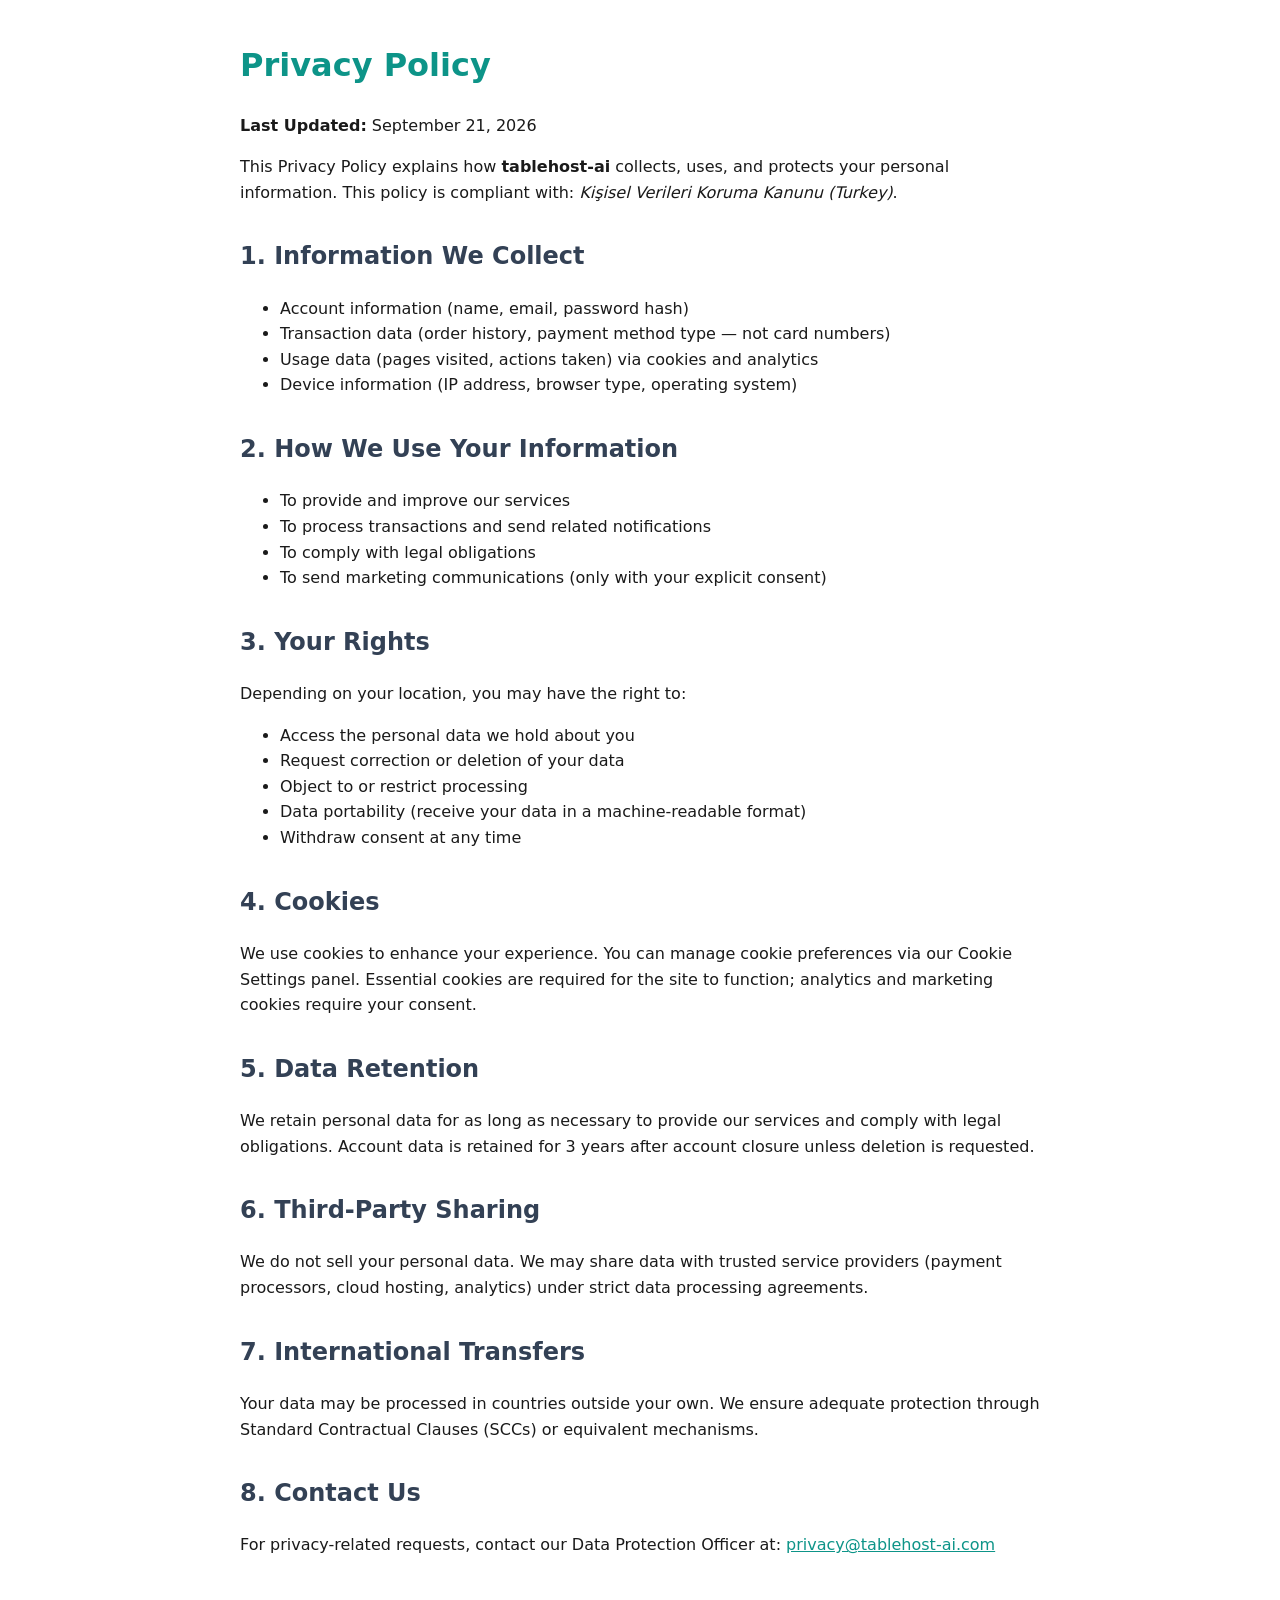
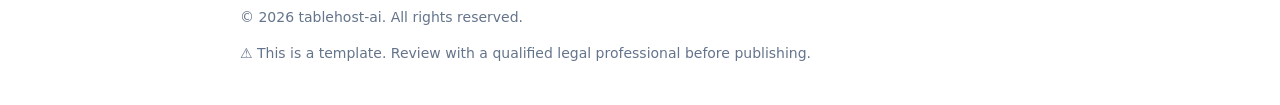
<file: privacy-policy.html>
<!doctype html>
<html lang="en">
  <head>
    <meta charset="UTF-8" />
    <meta name="viewport" content="width=device-width, initial-scale=1.0" />
    <title>Privacy Policy — tablehost-ai</title>
    <style>
      body {
        font-family: system-ui, sans-serif;
        max-width: 800px;
        margin: 40px auto;
        padding: 0 20px;
        line-height: 1.6;
        color: #1a1a1a;
      }
      h1 {
        color: #0d9488;
      }
      h2 {
        color: #334155;
        margin-top: 2rem;
      }
      a {
        color: #0d9488;
      }
      footer {
        margin-top: 3rem;
        color: #64748b;
        font-size: 0.875rem;
      }
    </style>
  </head>
  <body>
    <h1>Privacy Policy</h1>
    <p><strong>Last Updated:</strong> September 21, 2026</p>
    <p>
      This Privacy Policy explains how <strong>tablehost-ai</strong> collects, uses, and protects
      your personal information. This policy is compliant with:
      <em>Kişisel Verileri Koruma Kanunu (Turkey)</em>.
    </p>

    <h2>1. Information We Collect</h2>
    <ul>
      <li>Account information (name, email, password hash)</li>
      <li>Transaction data (order history, payment method type — not card numbers)</li>
      <li>Usage data (pages visited, actions taken) via cookies and analytics</li>
      <li>Device information (IP address, browser type, operating system)</li>
    </ul>

    <h2>2. How We Use Your Information</h2>
    <ul>
      <li>To provide and improve our services</li>
      <li>To process transactions and send related notifications</li>
      <li>To comply with legal obligations</li>
      <li>To send marketing communications (only with your explicit consent)</li>
    </ul>

    <h2>3. Your Rights</h2>
    <p>Depending on your location, you may have the right to:</p>
    <ul>
      <li>Access the personal data we hold about you</li>
      <li>Request correction or deletion of your data</li>
      <li>Object to or restrict processing</li>
      <li>Data portability (receive your data in a machine-readable format)</li>
      <li>Withdraw consent at any time</li>
    </ul>

    <h2>4. Cookies</h2>
    <p>
      We use cookies to enhance your experience. You can manage cookie preferences via our Cookie
      Settings panel. Essential cookies are required for the site to function; analytics and
      marketing cookies require your consent.
    </p>

    <h2>5. Data Retention</h2>
    <p>
      We retain personal data for as long as necessary to provide our services and comply with legal
      obligations. Account data is retained for 3 years after account closure unless deletion is
      requested.
    </p>

    <h2>6. Third-Party Sharing</h2>
    <p>
      We do not sell your personal data. We may share data with trusted service providers (payment
      processors, cloud hosting, analytics) under strict data processing agreements.
    </p>

    <h2>7. International Transfers</h2>
    <p>
      Your data may be processed in countries outside your own. We ensure adequate protection
      through Standard Contractual Clauses (SCCs) or equivalent mechanisms.
    </p>

    <h2>8. Contact Us</h2>
    <p>
      For privacy-related requests, contact our Data Protection Officer at:
      <a href="mailto:privacy@tablehost-ai.com"> privacy@tablehost-ai.com </a>
    </p>

    <footer>
      <p>© 2026 tablehost-ai. All rights reserved.</p>
      <p>⚠️ This is a template. Review with a qualified legal professional before publishing.</p>
    </footer>
  </body>
</html>
</file>
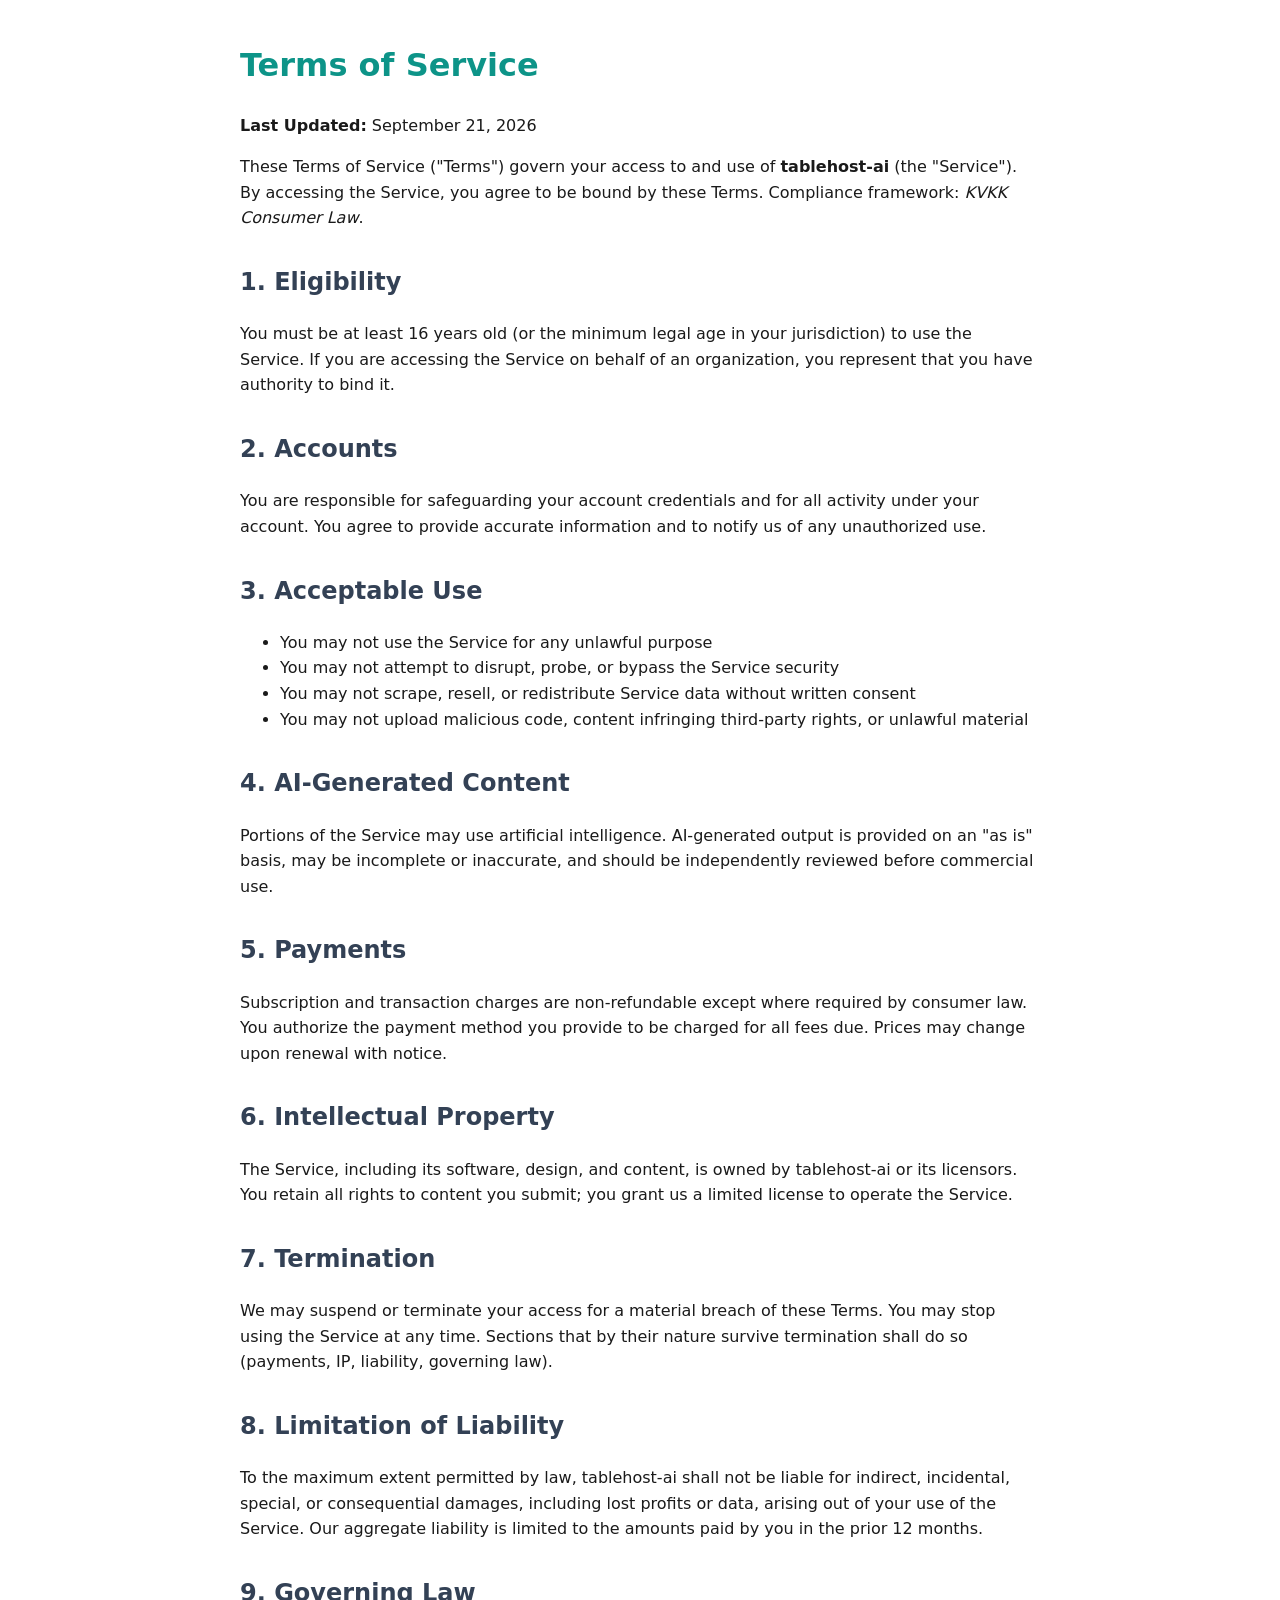
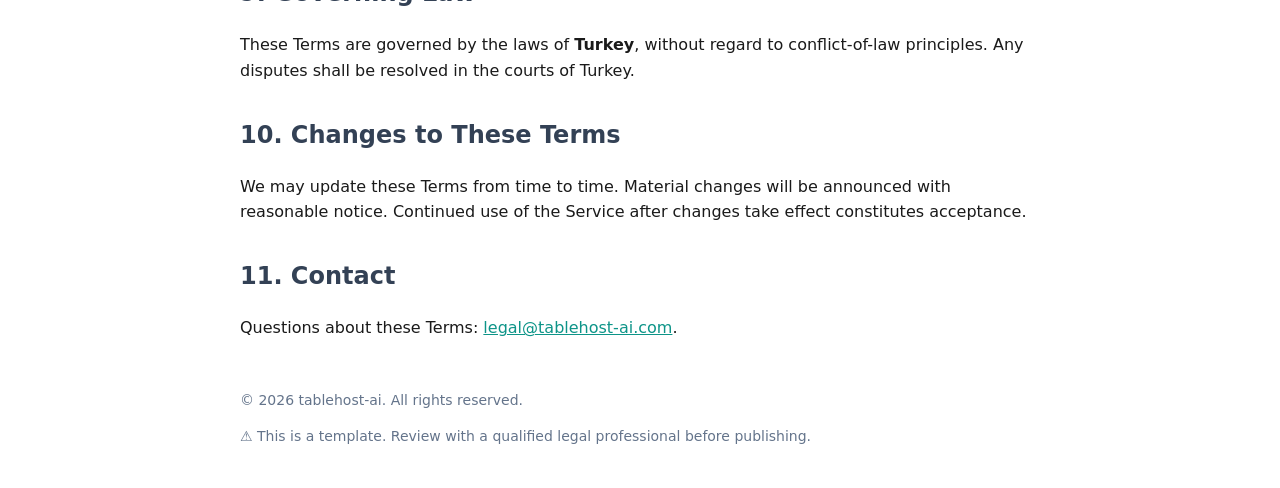
<file: terms-of-service.html>
<!doctype html>
<html lang="en">
  <head>
    <meta charset="UTF-8" />
    <meta name="viewport" content="width=device-width, initial-scale=1.0" />
    <title>Terms of Service — tablehost-ai</title>
    <style>
      body {
        font-family: system-ui, sans-serif;
        max-width: 800px;
        margin: 40px auto;
        padding: 0 20px;
        line-height: 1.6;
        color: #1a1a1a;
      }
      h1 {
        color: #0d9488;
      }
      h2 {
        color: #334155;
        margin-top: 2rem;
      }
      a {
        color: #0d9488;
      }
      footer {
        margin-top: 3rem;
        color: #64748b;
        font-size: 0.875rem;
      }
    </style>
  </head>
  <body>
    <h1>Terms of Service</h1>
    <p><strong>Last Updated:</strong> September 21, 2026</p>
    <p>
      These Terms of Service ("Terms") govern your access to and use of
      <strong>tablehost-ai</strong> (the "Service"). By accessing the Service, you agree to be bound
      by these Terms. Compliance framework: <em>KVKK Consumer Law</em>.
    </p>

    <h2>1. Eligibility</h2>
    <p>
      You must be at least 16 years old (or the minimum legal age in your jurisdiction) to use the
      Service. If you are accessing the Service on behalf of an organization, you represent that you
      have authority to bind it.
    </p>

    <h2>2. Accounts</h2>
    <p>
      You are responsible for safeguarding your account credentials and for all activity under your
      account. You agree to provide accurate information and to notify us of any unauthorized use.
    </p>

    <h2>3. Acceptable Use</h2>
    <ul>
      <li>You may not use the Service for any unlawful purpose</li>
      <li>You may not attempt to disrupt, probe, or bypass the Service security</li>
      <li>You may not scrape, resell, or redistribute Service data without written consent</li>
      <li>
        You may not upload malicious code, content infringing third-party rights, or unlawful
        material
      </li>
    </ul>

    <h2>4. AI-Generated Content</h2>
    <p>
      Portions of the Service may use artificial intelligence. AI-generated output is provided on an
      "as is" basis, may be incomplete or inaccurate, and should be independently reviewed before
      commercial use.
    </p>

    <h2>5. Payments</h2>
    <p>
      Subscription and transaction charges are non-refundable except where required by consumer law.
      You authorize the payment method you provide to be charged for all fees due. Prices may change
      upon renewal with notice.
    </p>

    <h2>6. Intellectual Property</h2>
    <p>
      The Service, including its software, design, and content, is owned by tablehost-ai or its
      licensors. You retain all rights to content you submit; you grant us a limited license to
      operate the Service.
    </p>

    <h2>7. Termination</h2>
    <p>
      We may suspend or terminate your access for a material breach of these Terms. You may stop
      using the Service at any time. Sections that by their nature survive termination shall do so
      (payments, IP, liability, governing law).
    </p>

    <h2>8. Limitation of Liability</h2>
    <p>
      To the maximum extent permitted by law, tablehost-ai shall not be liable for indirect,
      incidental, special, or consequential damages, including lost profits or data, arising out of
      your use of the Service. Our aggregate liability is limited to the amounts paid by you in the
      prior 12 months.
    </p>

    <h2>9. Governing Law</h2>
    <p>
      These Terms are governed by the laws of <strong>Turkey</strong>, without regard to
      conflict-of-law principles. Any disputes shall be resolved in the courts of Turkey.
    </p>

    <h2>10. Changes to These Terms</h2>
    <p>
      We may update these Terms from time to time. Material changes will be announced with
      reasonable notice. Continued use of the Service after changes take effect constitutes
      acceptance.
    </p>

    <h2>11. Contact</h2>
    <p>
      Questions about these Terms:
      <a href="mailto:legal@tablehost-ai.com">legal@tablehost-ai.com</a>.
    </p>

    <footer>
      <p>© 2026 tablehost-ai. All rights reserved.</p>
      <p>⚠️ This is a template. Review with a qualified legal professional before publishing.</p>
    </footer>
  </body>
</html>
</file>
